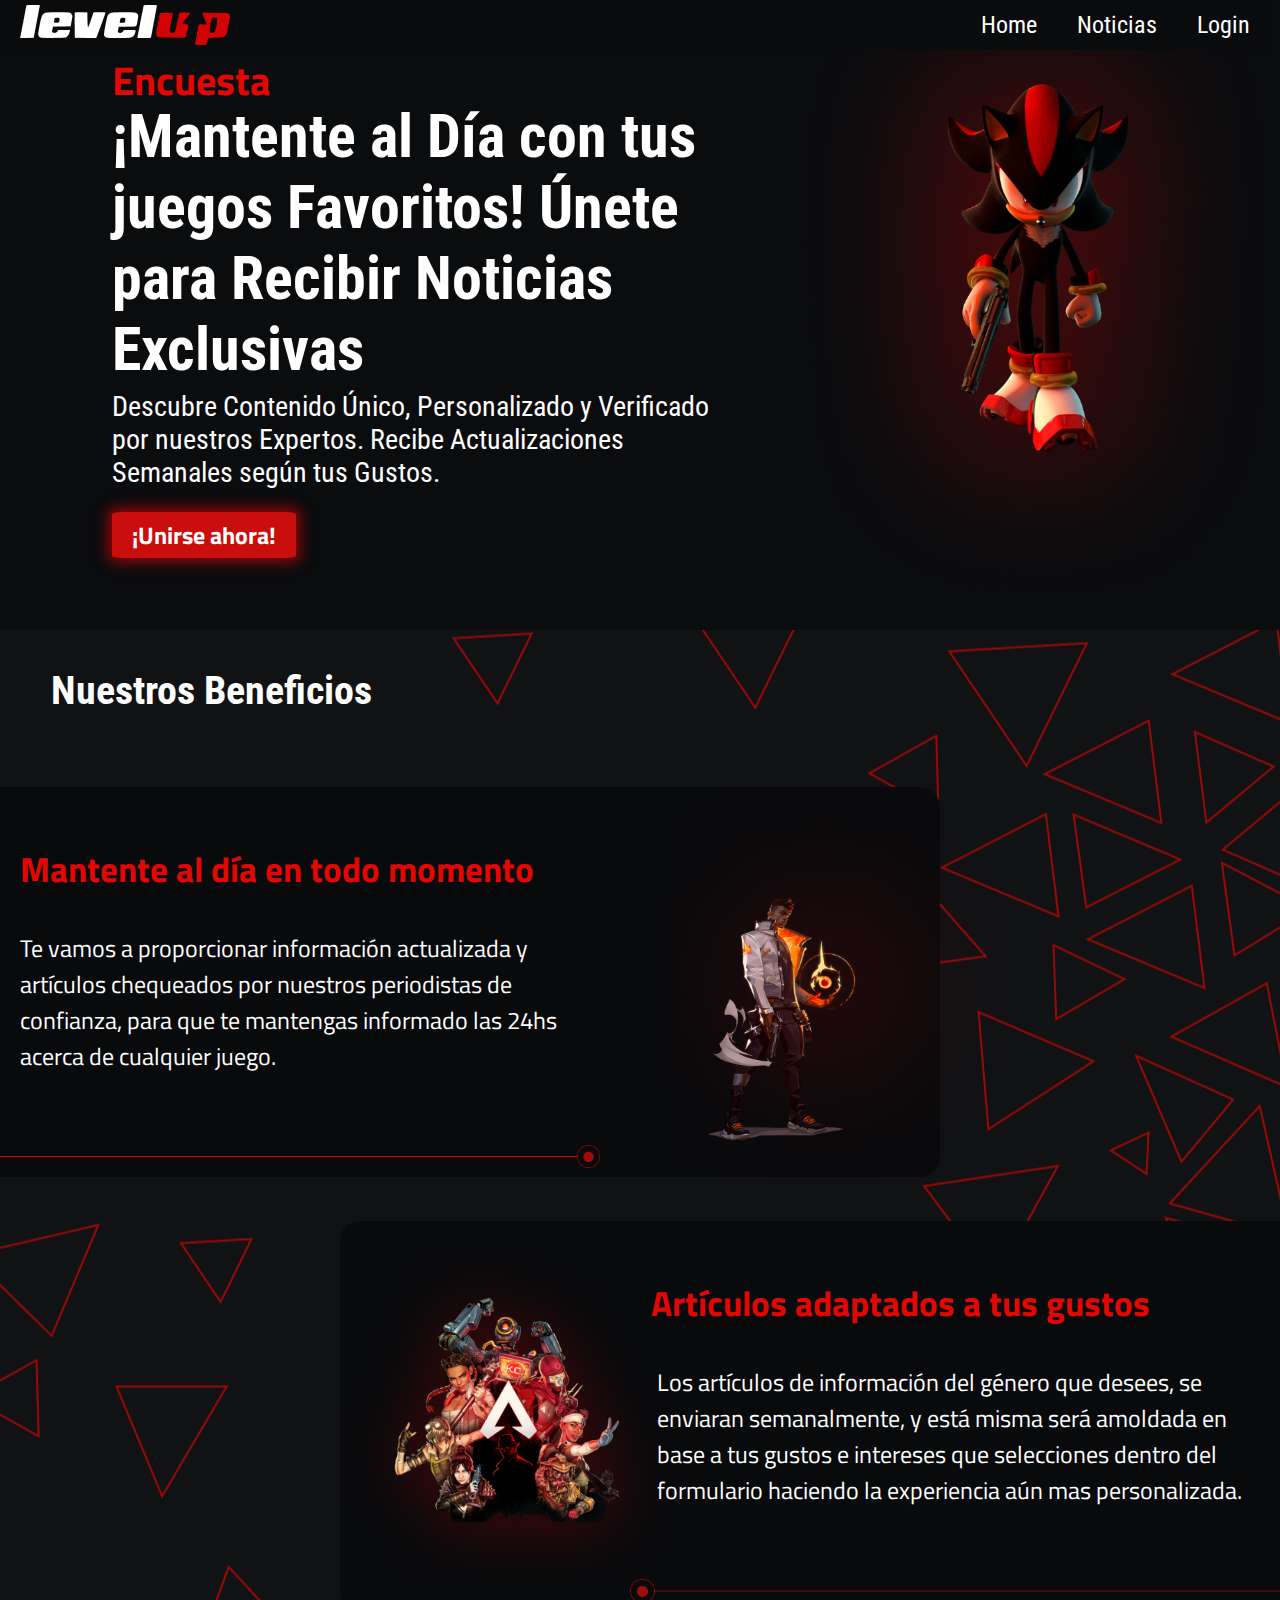
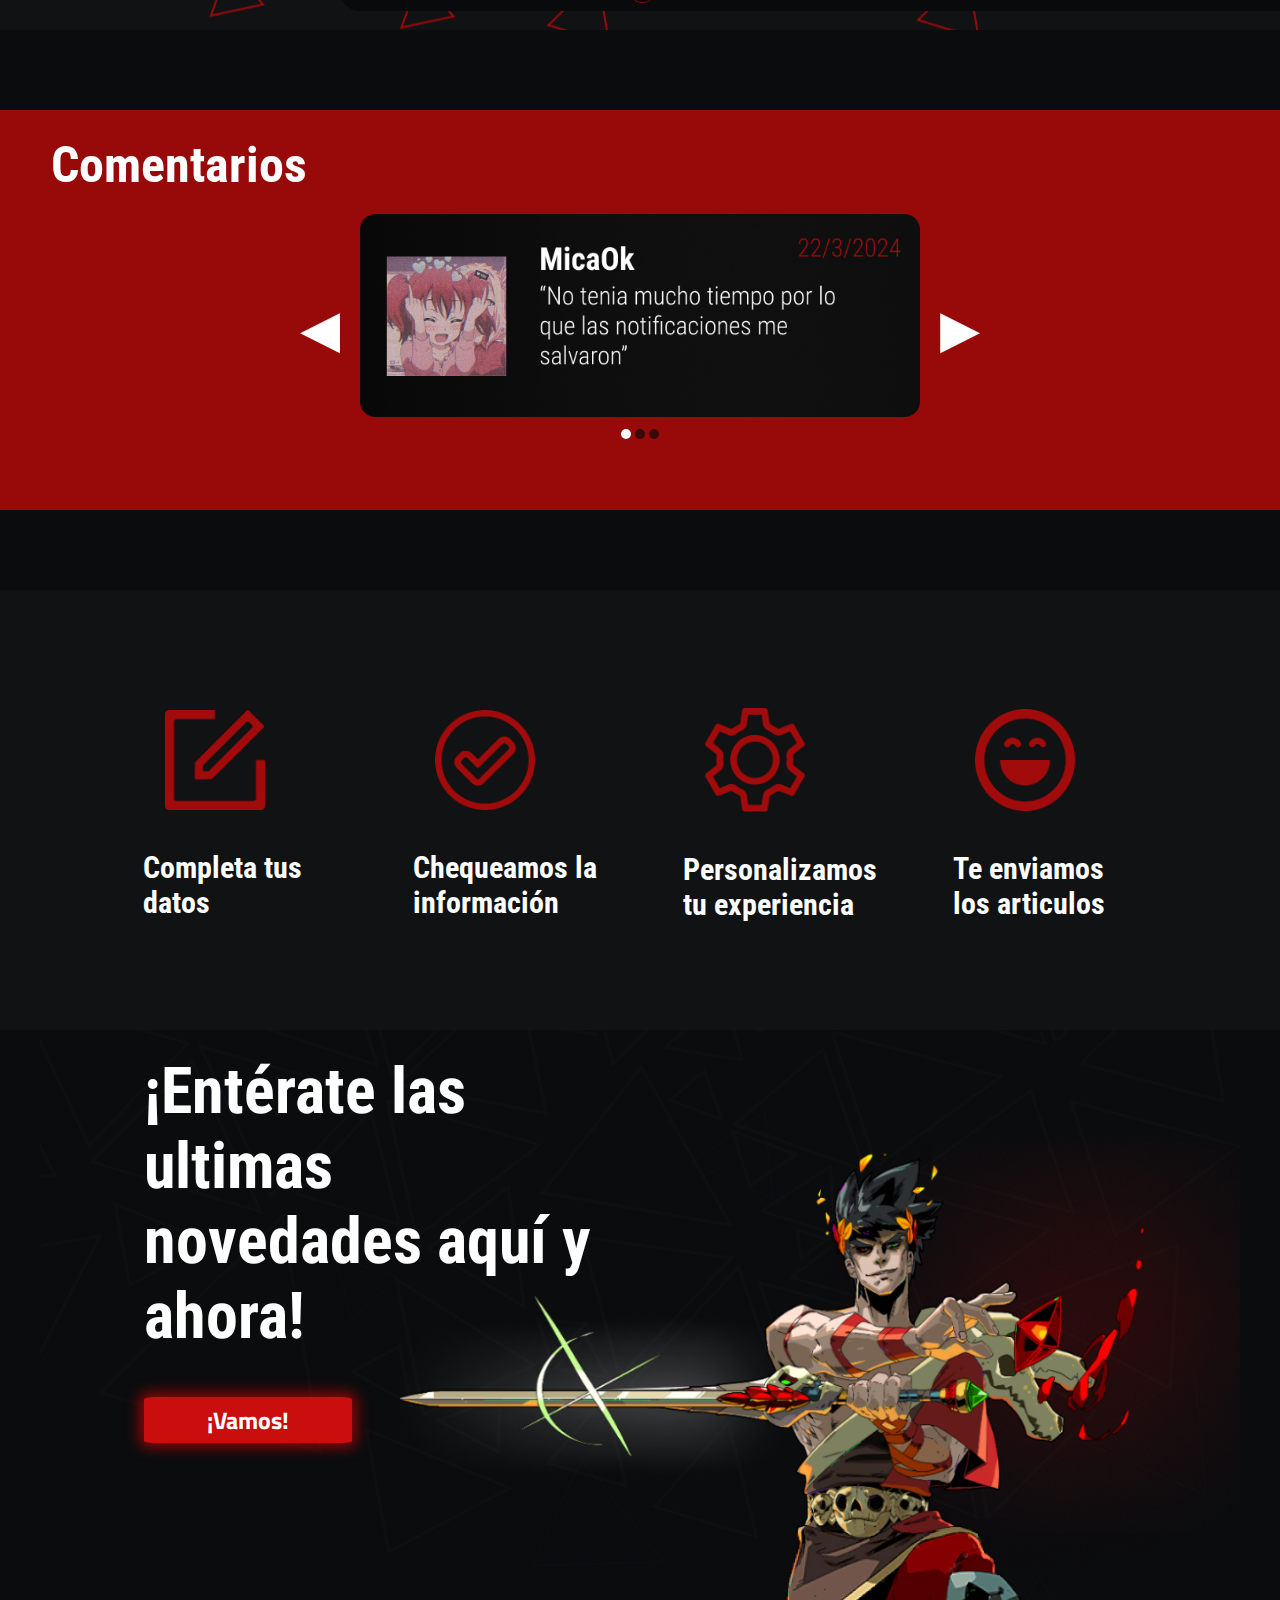
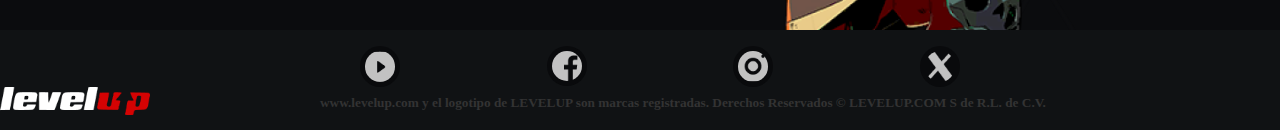
<file: index.html>
<html>
 <head>
    <title> Landing Page</title>
    <meta charset="utf-8">
    <meta name="description" content="trabajo">
    <link href="https://fonts.googleapis.com/css2?family=Roboto+Condensed:ital,wght@0,100..900;1,100..900&family=Titillium+Web:ital,wght@0,200;0,300;0,400;0,600;0,700;0,900;1,200;1,300;1,400;1,600;1,700&display=swap" rel="stylesheet">
    <link href="https://fonts.googleapis.com/css2?family=Roboto+Condensed:ital,wght@0,100..900;1,100..900&display=swap" rel="stylesheet">
    <meta name="languaje" content="es">
    <meta name="viewport" content="width=device-width,initial-scale1"/>
    <link rel="stylesheet" href="./estilos.css">
 </head>
<body> 
    <section class="grilla">
        <!-- HEADER (BARRA SUPERIOR)-->
    <header class="header">
        <img class="logo2" src="./Imagenes/lup.png" alt="LevelUp">
        <nav class="navbar">
            <a href="#"> Home </a>
            <a href="#"> Noticias </a>
            <a href="#"> Login </a>            
        </nav>       
        <div class="menu-toggle" id="mobile-menu">
            <span class="bar"></span>
            <span class="bar"></span>
            <span class="bar"></span>
        </div>
    </header>
    <script src="./javascript/menu.js"></script>
     <!-- Portada -->
    <div class="main">
        <div class="portada-izquierda">
        <h3 class="subtitulo3">Encuesta</h3>
        <h1 class="titulo1">¡Mantente al Día con tus juegos Favoritos! Únete para Recibir Noticias Exclusivas </h1>
        <p class="subtitulo1">Descubre Contenido Único, Personalizado y Verificado por nuestros Expertos. Recibe Actualizaciones Semanales según tus Gustos.</p>
        <a class="boton" href="./formulario.html">¡Unirse ahora!</a>
        </div>
        <div class="portada-derecha">
        <img class="imagen1" src="./Imagenes/shad.png" alt="shadow">
        </div>
    </div>

    <!-- Beneficios -->
    <div class="Beneficios">
        <h2>Nuestros Beneficios</h2>
        <div class="tarj1">
        <h3>Mantente al día en todo momento</h3>
        <p> Te vamos a proporcionar información actualizada y artículos chequeados por nuestros periodistas de confianza, para que te mantengas informado las 24hs acerca de cualquier juego.</p>
        <img class="val" src="./Imagenes/val.png" alt="valorant">
        </div>
        <img class="line" src="./Imagenes/line.png" alt="line">
        <div class="tarj2">
        <h3 class="subtitulo4" >Artículos adaptados a tus gustos</h3>
        <p class="et2"> Los artículos de información del género que desees, se enviaran semanalmente, y está misma será amoldada en base a tus gustos e intereses que selecciones dentro del formulario haciendo la experiencia aún mas personalizada.
        </p>
        <img class="apex" src="./Imagenes/apex.png" alt="apex">
        </div>
        <img class="line2" src="./Imagenes/line.png" alt="line">
    </div>
    

    <!-- Comentarios -->
    <section class="com">
            <h2>Comentarios</h2>
            <div class="carousel">
                <div class="carousel-inner">
                    <div class="carousel-item">
                        <img src="Imagenes/carru2.png" alt="Ilustracion">
                    </div>
                    <div class="carousel-item">
                        <img src="Imagenes/carru1.png" alt="fotografia">
                        <div class="carousel-caption">
                        </div>
                    </div>
                    <div class="carousel-item">
                        <img src="Imagenes/carru3.png" alt="pintura">
                        <div class="carousel-caption">
                            
                            <p>Curso</p>
                        </div>
                    </div>
                </div>
                <div class="carousel-buttons">
                    <button id="prevBtn">◂</button>
                    <button id="nextBtn">▸</button>
                </div>
                <div class="carousel-indicators">
                    <button data-slide="0" class="active"></button>
                    <button data-slide="1"></button>
                    <button data-slide="2"></button>
                </div>
            </div>
        </section>
         <script src="./javascript/script.js"></script>
    <!-- Bullets -->
    <div class="icon">
        <div class="minitarjeta">
        <img src="./Imagenes/icon1.png" alt="icono1">
        <h2>Completa tus datos</h2>
        </div>
        <div class="minitarjeta">
        <img src="./Imagenes/icon2.png" alt="icono2">
        <h2>Chequeamos la información</h2>
        </div>
        <div class="minitarjeta">
        <img src="./Imagenes/icon3.png" alt="icono3">
        <h2>Personalizamos tu experiencia</h2>
        </div>
        <div class="minitarjeta">
        <img src="./Imagenes/icon4.png" alt="icono4">
        <h2>Te enviamos los articulos</h2>
        </div>
    </div>

    <!-- Boton final -->
    <div class="lv">
        <div class= "titulofinal">
        <h1 class="titulo2"> ¡Entérate las ultimas novedades aquí y ahora!</h1>
        <a  href="./formulario.html">¡Vamos!</a>
        </div>
        <img class="imagenfinal" src="./Imagenes/had.png" alt="Hades">
    </div>


    <!-- Footer -->
    <footer>
    <h3> Level up</h3>
    <ul class="redes">
    <li><img class="redicon" src="./Imagenes/yt.png" alt="line"></li>
    <li><img class="redicon" src="./Imagenes/fk.png" alt="line"></li>
    <li><img class="redicon" src="./Imagenes/ig.png" alt="line"></li>
    <li><img class="redicon" src="./Imagenes/x.png" alt="line"></li>
    </ul>
    <img class="lf"src="./Imagenes/lup.png" alt="LevelUp">
    <h5> www.levelup.com y el logotipo de LEVELUP son marcas registradas. Derechos Reservados © LEVELUP.COM S de R.L. de C.V.</h5>
    </footer>

    </section>
</body>
</html>
</file>
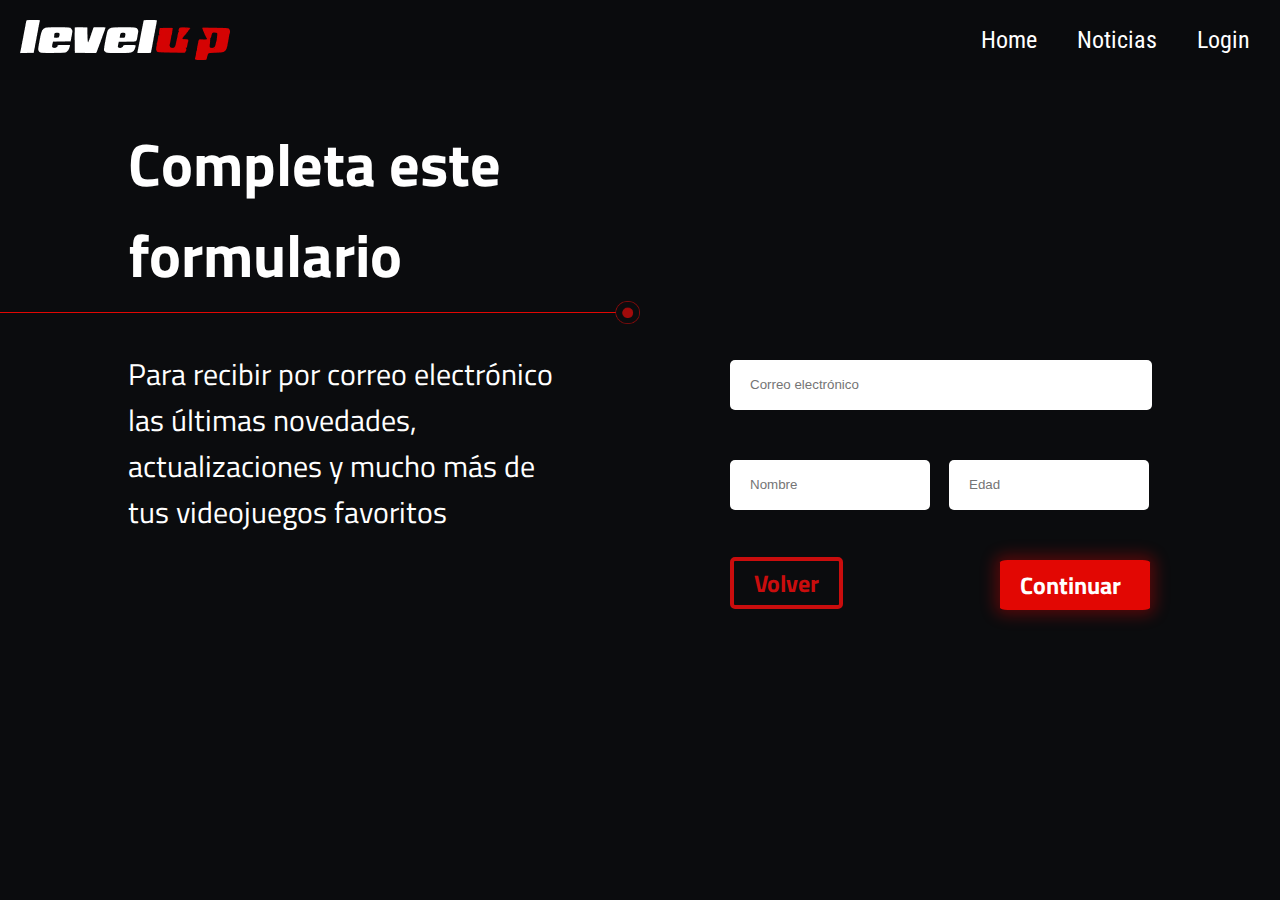
<file: formulario.html>
<html>
 <head>
    <title> Level Up </title>
    <meta charset="utf-8">
    <meta name="description" content="LevelUp">
    <link href="https://fonts.googleapis.com/css2?family=Roboto+Condensed:ital,wght@0,100..900;1,100..900&family=Titillium+Web:ital,wght@0,200;0,300;0,400;0,600;0,700;0,900;1,200;1,300;1,400;1,600;1,700&display=swap" rel="stylesheet">
    <link href="https://fonts.googleapis.com/css2?family=Roboto+Condensed:ital,wght@0,100..900;1,100..900&display=swap" rel="stylesheet">
    <meta name="languaje" content="es">
    <meta name="viewport" content="width=device-width, initial-scale=1.0">
    <link rel="stylesheet" href="estilos.css">
 </head>
  <header class="header">
   <img class="logo" src="./Imagenes/lup.png" alt="LevelUp">
   <nav class="navbar">
       <a href="#"> Home </a>
       <a href="#"> Noticias </a>
       <a href="#"> Login </a>            
   </nav>       
   <div class="menu-toggle" id="mobile-menu">
       <span class="bar"></span>
       <span class="bar"></span>
       <span class="bar"></span>
   </div>
</header> 
<script src="./javascript/menu.js"></script>  
 <section id="formulario">

 <head>
 <body>
    <h1 class="formtit">Completa este formulario</h1>
    <img class="lineform" src="./Imagenes/line.png" alt="line">
    <p class="textform">Para recibir por correo electrónico las últimas novedades, actualizaciones y mucho más de tus videojuegos favoritos</p>
   
   </body>
   
 </head>


 <body>
   <div class="posform">
   <form id="formulario">
   <input type="email" name="email" id="email" placeholder="Correo electrónico" ><br>
   <input type="text" name="nombre" id="nombre" placeholder="Nombre" >
   <input type="namber" name="edad" id="edad" placeholder="Edad" ><br>
   <input type="submit" id="submit" value="Continuar" required="True" >
   <!--poner  required="True" en cada uno -->
   <div class="botones">
      <a class="botonV1" href="./index.html">Volver</a>
   </div>
</div>
</form>
</section>

<section class="feedback oculto" id="feedback">

<!--comienzo de prueba -->

<div class="container" id="informacion">
  
      <h1 class="formtit2"> ¿Que genero de juegos te gustan?</h1>
      <img class="lineform" src="./Imagenes/line.png" alt="line">
      <p class="textform">Cuéntanos cuáles son tus géneros favoritos de videojuegos para poder darte información más personalizada</p>
  
      <div class="checkbox2">   
          <form>
         <input type="checkbox" name="Generos1" id="Generos1" required="True">
          <label for="Generos1">Moba (Multiplayer online battle arena)</label> <br>
         
         <input type="checkbox" name="Generos2" id="Generos2" required="True">
         <label for="Generos2">FPS (First person shooter)</label>  <br>
                   
         <input type="checkbox" name="Generos3" id="Generos3" required="True">
         <label for="Generos3">Indie</label> <br>
         
         <input type="checkbox" name="Generos4" id="Generos4"id="Generos4" required="True">
         <label for="Generos4">RPG (Role playing game)</label> <br>
      </form>
  
      </div>
  <br>
  <br>
  <br>

  <p class="textform1">¿Te gustaria recibir notificaciones de nuestras mejores y ultimas ofertas/descuentos? </p>

  <div class="radio">
         <input type="radio" name="Ofertas" id="Si" required="True">
         <label for="Si"> Si</label>
         <input type="radio" name="Ofertas" id="No" required="True">
         <label for="No">No</label>
      </div>
      <div class="botones2">
      <input type="submit1" id="submit1" value="Continuar" required="True" >
      <div class="botones">
         <a class="botonV1" href="./formulario.html">Volver</a>
      </div>
   </div>

   </div>
   </div>


  </form>
   </head>
   <br>

<!-- fin de prueba -->

</section> 

<section class="feedback1 oculto1" id="feedback1">

   <div class="imgform3">

     <img class="ok" src="./Imagenes/ok.png"  alt="ok">
</div>

<div class="finaltext">
   <h1>¡Gracias por unirte!</h1>
<p>¡<span id="nombre-placeholder">NOMBRE</span> estamos emocionados de compartir contigo las últimas novedades del mundo del gaming!</p>
<p>Ahora simplemente espera nuestras notificaciones a través de tu mail <span id="email-placeholder">EMAIL</span>  </p>
</div>

<div class="botonV3">   
   <a class="boton4" href="./index.html">Regresar</a>
</div>
</section>

<script src="./javascript/formulario.js"></script>
</body>



</html>
</file>
<file: estilos.css>
html{
    background-color: #0B0C0E;
    padding: 0px;
    overflow-x: hidden;
}
body{
    margin: 0px;
}
.grilla{
    width: 100%;
    height: 100vh;
    display: grid;
    grid-template-columns: 25% 25% 25% 25%;
    grid-template-rows: 50px 580px 1000px 80px 400px 80px 440px 600px 100px;
    grid-template-areas:
    "header-area header-area header-area header-area"
    "main-area main-area main-area main-area"
    "beneficio-area beneficio-area beneficio-area beneficio-area"
    ". . . ."
    "com-area com-area com-area com-area"
    ". . . ."
    "icon-area icon-area icon-area icon-area"
    "lv-area lv-area lv-area lv-area"
    "footer-area footer-area footer-area footer-area"
}

.Beneficios{
    background-color: #101214;
    width: 100%;
    background-image: url(./Imagenes/Vec.png);
    background-position: right;
    display: flex;
    flex-direction: column;
    justify-content: space-around;
    grid-area: beneficio-area;
}
.Beneficios h2{
    color: white;
    margin-left: 4%;
    text-align: left;
    font-family: Roboto Condensed, Bold;
    font-size: 40px;
}
.tarj1{
 width: 900px;
 height: 350px;
 display: flex;
 align-items: center;
 flex-direction: column;
 padding: 20px;
 border-radius: 20px 0px 0px 20px;
 background-color: #090A0C;
 transform: scaleX(-1);
}
.line{
    width: 600px;
    margin-top: -85px;
    margin-left: 0px;
    margin-right: auto;
    transform: scaleX(1);
}
.tarj1 img{
    width: 400px;
    margin-left: -150px;
    transform: scaleX(-1);
}
.tarj1 h3{
    color: #E20703;
    font-size: 35px;
    text-align: left;
    margin-bottom: 10px;
    margin-left: auto;
    margin-right: 0px;
    font-family: Titillium web, Bold;
    transform: scaleX(-1);
}
.tarj1 p{
    font-size: 24px;
    margin-left: 35%;
    margin-right: 0;
    transform: scaleX(-1);
}
.tarj2{
    width: 900px;
    height: 350px;
    display: flex;
    align-items: center;
    flex-direction: column;
    padding: 20px;
    background-color: #090A0C;
    border-radius: 20px 0px 0px 20px;
    margin-left: auto;
   }
   .line2{
    width: 650px;
    margin-top: -85px;
    margin-left: auto;
    margin-right: 0px;
    transform: scaleX(-1);
}
   .tarj2 h3{
       color: #E20703;
       font-size: 35px;
       text-align: left;
       margin-bottom: 10px;
       margin-left: 25%;
       font-family: Titillium web, Bold;
   }
   .tarj2 p{
       font-size: 24px;
       margin-left: 33%;
       margin-right: auto;
   }
   .tarj2 img{
    width: 400px;
}
.main{
    display: flex;
    flex-direction: column;
    justify-content: center;
    align-items: center;
    padding: auto;
    box-sizing: border-box;
    background-color: #0B0C0E;
    justify-content: space-between;
    grid-area: main-area;
}
div.portada-izquierda {
    flex: 1;
    margin-right: 10rem;
    padding-top: 10px;
  }
div.portada-derecha{
    width: auto;
    justify-content: right;
    margin-left: 60%;
    margin-top: -550px;
    margin-right: auto;
}
.imagen1{
    width: 100%; /* Hacer que la imagen ocupe el 100% del ancho del contenedor */
    height: auto; /* Mantener la proporción de la imagen */
    max-width: 700px;
    max-height: 1421px; /* Tamaño máximo para la imagen */
}
.val{
    width: 398px;
    height: 581px;
    margin-top: -40%;
    margin-right: auto;
}
.apex{
    width: 500px;
    height: 500px;
    margin-top: -35%;
    margin-right:65%;
}

header{
    background-color: #0A0B0D;
    color: white;
    grid-area: header-area;
    display: flex;
    justify-content: space-between;
    align-items: center;
    z-index: 100;
    padding: 20px;
    margin-right: 10px;
}
.header2{
    padding: 5px;
    padding-inline: 20px;
}
.navbar{
    display: flex;
}
.navbar a{
    position: relative;
    color: white;
    font-family: Roboto Condensed, Bold;
    font-size: 24px;
    text-decoration: none;
    margin-left: 40px;
}
.navbar a:hover{
    color:#ca0d0d;
}
.menu-toggle {
    display: none;
    flex-direction: column;
    cursor: pointer;
}
.menu-toggle .bar {
    height: 3px;
    width: 25px;
    background-color: white;
    margin: 4px 0;
}
.com{
    background-color: #980A0A;
    grid-area: com-area;
}
.com h2{
    margin-top: 2%;
    font-size: 50px;
}
/* Carrusel comentarios*/


.carousel {
    position: relative;
    width: 100%;
    max-width: 700px;
    margin: 0 auto;
    overflow: hidden;
    border-radius: 10px;
    grid-area: com-area;
}
.carousel-inner {
    display: flex;
    transition: transform 0.5s ease;
}
.carousel-item {
    min-width: 100%;
    box-sizing: border-box;
}
.carousel-item img {
    width: 80%;
    vertical-align: top;
    margin-left: 70px;
    margin-right: auto;
    margin-bottom: 10px;
}
.carousel-buttons {
    position: absolute;
    top: 50%;
    width: 100%;
    display: flex;
    justify-content: space-between;
    transform: translateY(-50%);
}
.carousel-buttons button {
    background-color: rgba(0, 0, 0, 0);
    border: none;
    color: white;
    padding: 10px;
    cursor: pointer;
    font-size: 80px;
}
.carousel-indicators {
    display: flex;
    justify-content: center;
    margin-top: -110px;
}
.carousel-indicators button {
    background-color: #3A0808;
    border: none;
    padding: 5px;
    margin: 0 2px;
    cursor: pointer;
    border-radius: 50%;
}
.carousel-indicators button.active {
    background-color: white;
}


.icon{
    background-color: #101214;
    display: flex;
    flex-direction: row;
    justify-content: space-around;
    align-items: center;
    padding: 100px;
    grid-area: icon-area;
}
.minitarjeta{
    width: 200px;
}
.minitarjeta img{
    width: 50%;
    padding: 30px;
}
.icon h2{
    font-size: 30px;
    text-align: left;
}
.lv{
    background-image: url(./Imagenes/vec2.png);
    background-position: center;
    display: flex;
    flex-direction: column;
    justify-content: center;
    align-items: center;
    grid-area: lv-area;
    padding: auto; /* Espacio alrededor del contenido */
    box-sizing: border-box; /* Incluye padding en el tamaño del contenedor */
    width: 100%; /* Asegura que el contenedor ocupe todo el ancho disponible */
    max-width: 1200px; /* Máximo ancho del contenedor */
    margin: 0 auto; /* Centra el contenedor */
}
.lv img{
    width: 70%; 
    height: auto; 
    max-width: 948px; 
}
.titulofinal{
    display: flex;
    flex-direction: column;
    margin-right: 10rem;
    padding-top: 10px;
    align-items: left;
}
.titulofinal h1{
    color: white;
    display: flex;
    margin-left: 10%;
    margin-right: 45%;
    font-size: 64px;
    text-align: left;
    font-family: Roboto Condensed, Bold;
}
.lv a{
    text-decoration: none;
    background-color: #ca0d0d;
    padding: 5px 5px;
    margin-left:10%;
    margin-right: 70%;
    color: white;
    text-align: center;
    font-family: titillium web;
    font-size: 24px;
    border-radius: 5%;
    display: inline-block;
    font-weight: bold;
    -webkit-box-shadow: 0px 0px 13px 5px rgba(255,0,0,0.5);
    -moz-box-shadow: 0px 0px 13px 5px rgba(255,0,0,0.5);
    box-shadow: 0px 0px 13px 5px rgba(255,0,0,0.5);
}
.lv a:hover{
    -webkit-box-shadow: 0px 0px 15px 5px rgba(255,0,0,0.7);
    -moz-box-shadow: 0px 0px 15px 5px rgba(255,0,0,0.7);
    box-shadow: 0px 0px 15px 5px rgba(255,0,0,0.7);
}
.imagenfinal{
    width: 100%; /* Ocupar el 100% del ancho disponible */
    height: auto; /* Mantener la proporción de la imagen */
    max-width: 910px; /* Tamaño máximo para la imagen */
    margin-top: -25%;
    align-self: flex-end;
}
footer{
    /*text-align: left;*/
    background-color: #101214;
    color:  white;
    grid-area: footer-area;
}
footer h3{
    display: none;
}
.lf{
    width: 150px;
    margin-top: -20px;
}
footer ul{
    list-style-type: none;
    display: flex;
    justify-content: space-between;
    margin-right: 25%;
    margin-left: 25%;
}
.redicon{
    background-color: #090A0C;
    border-radius: 50%;
    width: 30px;
    padding: 5px 5px;
}
footer h5{
    color: #333333;
    margin-left: 25%;
    margin-right: auto;
    text-align: left;
    justify-content: center;
    margin-top: -20px;
}
 .titulo1{
    color: white;
    margin-left: 10%;
    margin-right: 35%;
    font-size: 60px;
    text-align: left;
    font-family: Roboto Condensed, Bold;

}

.titulo2{
    color: white;
    display: flex;
    margin-left: 10%;
    margin-right: 45%;
    font-size: 64px;
    text-align: left;
    font-family: Roboto Condensed, Bold;

}
.subtitulo1{
    margin-left: 10%;
    margin-right: 35%;
    font-size: 28px;
    text-align: left;
    font-family: Roboto Condensed, Regular;
    margin-top: -35px;
}
.subtitulo3{
    color: #E20703;
    margin-left: 10%;
    margin-right: 35%;
    font-size: 40px;
    text-align: left;
    font-family: Titillium web, Bold;
    margin-bottom: -50px;
    margin-top: -10px;
}
.subtitulo4{
    color: #E20703;
    margin-left: 55%;
    margin-right: 5%;
    font-size: 40px;
    text-align: left;
    font-family: Titillium web, Bold;

}
 p{
    color: white;
    font-size: 32px;
    font-family: Titillium web, Bold;
 }
  h2{
    color: white;
    margin-left: 4%;
    text-align: left;
    font-family: Roboto Condensed, Bold;
    font-size: 40px;
    margin-top: 10px;
    margin-bottom: 20px;
}
.boton{
    text-decoration: none;
    background-color:  #ca0d0d;
    padding: 5px 20px;
    color: white;
    margin-left: 10%;
    text-align: left;
    font-family: titillium web;
    font-weight: bold;
    font-size: 24px;
    border-radius: 5%;
    -webkit-box-shadow: 0px 0px 13px 5px rgba(255,0,0,0.5);
    -moz-box-shadow: 0px 0px 13px 5px rgba(255,0,0,0.5);
    box-shadow: 0px 0px 13px 5px rgba(255,0,0,0.5);
}
.boton:hover{
    -webkit-box-shadow: 0px 0px 15px 5px rgba(255,0,0,0.7);
    -moz-box-shadow: 0px 0px 15px 5px rgba(255,0,0,0.7);
    box-shadow: 0px 0px 15px 5px rgba(255,0,0,0.7);
}
h3{
    color: white;
    margin-left: 10%;
    text-align: left;
    font-family: titillium web;
    font-style: bold;
    font-size: 24px;
}
.et2{
    margin-left: 55%;
    margin-right: 5%;
}



.formtit2{
    color: #ffffff;
    margin-top: 3%;
    margin-left: 10%;
    margin-right: 50%;
    font-size: 60px;
    text-align: left;
    font-family: Titillium web, Bold;
}


.formtit{
    color: #ffffff;
    margin-top: 3%;
    margin-left: 10%;
    margin-right: 60%;
    font-size: 60px;
    text-align: left;
    font-family: Titillium web, Bold;
}
.textform{
    color: #ffffff;
    margin-top: 10px;
    margin-left: 10%;
    margin-right: 55%;
    font-size: 30px;
    text-align: left;
    font-family: Titillium web, Bold;
}
.botones{
    margin-top: -45px;
}
.botones2{
    margin-left: 60% ;   
}
.botonV1{
        text-decoration: none;
        background-color:  #ca0d0d00;
        border: 4px solid #ca0d0d;
        padding: 4px 20px;
        color: #ca0d0d;
        margin-right: auto;
        text-align: left;
        font-family: titillium web, Bold;
        font-weight: bold;
        font-size: 24px;
        border-radius: 5px;
        width:150px ;
        height:50px;
    }

.botonV2{
    margin-top: 10px;
margin-left: 1050px;
    }
.boton4{
    margin-left: 1600px;
    -webkit-box-shadow: 0px 0px 15px 5px rgba(255,0,0,0.3);
    -moz-box-shadow: 0px 0px 15px 5px rgba(255,0,0,0.3);
    box-shadow: 0px 0px 15px 5px rgba(255,0,0,0.3);
}
.boton4:hover{
    -webkit-box-shadow: 0px 0px 13px 5px rgba(255,0,0,0.5);
    -moz-box-shadow: 0px 0px 13px 5px rgba(255,0,0,0.5);
    box-shadow: 0px 0px 13px 5px rgba(255,0,0,0.5);
}
input[type="submit"i]{
    background-color: #E20703;
    width:150px ;
    font-size: 24px;
    height:50px;
    color: #ffffff;
    margin-left: 270px;
    padding: 5px 20px;
    text-align: left;
    font-family: titillium web;
    font-weight: bold;
    font-size: 24px;
    border-radius: 5%;
    -webkit-box-shadow: 0px 0px 15px 5px rgba(255,0,0,0.3);
    -moz-box-shadow: 0px 0px 15px 5px rgba(255,0,0,0.3);
    box-shadow: 0px 0px 15px 5px rgba(255,0,0,0.3);
}
input[type="submit"i]:hover{
    -webkit-box-shadow: 0px 0px 13px 5px rgba(255,0,0,0.5);
    -moz-box-shadow: 0px 0px 13px 5px rgba(255,0,0,0.5);
    box-shadow: 0px 0px 13px 5px rgba(255,0,0,0.5);
}

input[type="submit1"i]{
    background-color: #E20703;
    margin-top: 50px;
    margin-left: 270px;
    width:150px ;
    height:50px;
    color: #ffffff;
    padding: 5px 20px;
    text-align: left;
    font-family: titillium web;
    font-weight: bold;
    font-size: 24px;
    border-radius: 5%;
    -webkit-box-shadow: 0px 0px 15px 5px rgba(255,0,0,0.3);
    -moz-box-shadow: 0px 0px 15px 5px rgba(255,0,0,0.3);
    box-shadow: 0px 0px 15px 5px rgba(255,0,0,0.3);
}
input[type="submit1"i]:hover{
    -webkit-box-shadow: 0px 0px 13px 5px rgba(255,0,0,0.5);
    -moz-box-shadow: 0px 0px 13px 5px rgba(255,0,0,0.5);
    box-shadow: 0px 0px 13px 5px rgba(255,0,0,0.5);
}


input[type="submit2"i]{
    background-color: #E20703;
    margin-top:  10px;
    width:150px ;
    height:50px;
    color: #ffffff;
}

input[type="email"i]{
    background-color: #ffffff;
    width: 422px ;
    height:50px;
    color: #6d6363;
    margin-bottom: 50px;
    border-radius: 5;
    cursor: text;
}
input[type="text"i]{
    background-color: #ffffff;
    width: 200px ;
    height:50px;
    color: #6d6363;
    margin-bottom: 50px;
    cursor: text;
}
input[type="namber"i]{
    background-color: #ffffff;
    width: 200px ;
    height:50px;
    color: #6d6363;
    margin-bottom: 50px;
    margin-left: 15px;
    cursor: text;
}

input{
    background-color: #ffffff;
    border:none;
    padding: 20px;
    color: #6d6363;
    cursor: pointer; 
    border-radius: 5px;
}

.feedback{
    color: #ffffff;
}

.oculto{
    display: none !important;
}
 
.feedback1{
    color: #ffffff;
    padding: 20px;
    margin-top: 100px;
}

.oculto1{
    display: none !important;
}
.posform{
    display: flex;
    justify-content: flex-end;
    margin-right: 10%;
    margin-left: 60% ;   
    margin-top: -205px;
}
.lineform{
    margin-top: -40px;
    width: 50%;
}
/*CHECKBOX Y RADIOBUTTONS*/
input[type="checkbox"]{
    display:none;
}
input[type="checkbox"] + label:before{
    content: "\2713";
    color: transparent;
    font-size: 25px;
    font-style: bold;
    height: 26px;
    width: 26px;
    border: 2px solid #C2C2C2;
    border-radius: 5px;
    display: inline-block;
    line-height: 26px;
    text-align: center;
    margin: 10px;
}
input[type="checkbox"]:checked + label::before{
    background-color: #ca0d0d;
    border-color: #ca0d0d;
    -webkit-box-shadow: 0px 0px 13px 2px rgba(255,0,0,0.3);
    -moz-box-shadow: 0px 0px 13px 2px rgba(255,0,0,0.3);
    box-shadow: 0px 0px 13px 2px rgba(255,0,0,0.3);
    color: #0B0C0E;
}
/*Radio*/
input[type="radio"]{
    display:none;
}
input[type="radio"] + label:before{
    content: "\25CF";
    color: transparent;
    font-size: 40px;
    font-style: bold;
    height: 30px;
    width: 29px;
    border: 2px solid #C2C2C2;
    border-radius: 50%;
    display: inline-block;
    line-height: 28px;
    text-align: center;
    margin: 10px;
}
input[type="radio"]:checked + label::before{
    background-color: #0B0C0E;
    border-color: #ca0d0d;
    color: #ca0d0d;
}
.checkbox2{
    color: #ffffff;
    margin-left: 59.5%;   
    margin-top: -385px;
    margin-bottom: -100px;
}

.radio{
    color: #ffffff;
    margin-left: 59.5%;   
    margin-top: 10px;
}
.textform1{
    color: #ffffff;
    margin-top: 5%;
    margin-left: 60%;
    margin-right: 7%;
    font-size: 20px;
    text-align: left;
    font-family: Titillium web, Bold;
}
.finaltext{
    display: flex;
    flex-direction: column;
    margin-left: 60%;
    margin-right: 30px;
    margin-top: -400px;
}
.finaltext h1{
    color: #ffffff;
    margin-top: 2%;
    margin-bottom: 10px;
    margin-right: auto;
    font-size: 55px;
    text-align: left;
    font-family: Titillium web, Bold;
}
.finaltext p{
    font-size: 24px;
    margin-top: 5px;
    margin-right: 20%;
}
.boton4{
    text-decoration: none;
    background-color:  #ca0d0d;
    padding: 5px 20px;
    color: white;
    margin-left: 10%;
    text-align: left;
    font-family: titillium web;
    font-weight: bold;
    font-size: 24px;
    border-radius: 5%;
}
.botonV3{
    margin-top: 1px;
    margin-left: 55.5%;
     }
     .imgform3{
        margin-right: 50%;   
        margin-left: 100px;
        margin-top: -50px;
         }
#nombre-placeholder, #email-placeholder{
    color: #ca0d0d;
    font-weight: Bold;
}
.ocultarmj{
    display: none;
}

 
@media screen and (max-width: 600px) {
    html, body{
        background-color: #0B0C0E;
        margin: 0px;
    }
    .grilla{
        width: 100%;
        height: auto;
        display: grid;
        grid-template-columns: 50px 50px;
        grid-template-rows:50px 1300px 1900px 100px 550px 100px 400px 600px 100px;
    }
    div.main{
        flex-direction: column;
        width: 100%;
        justify-content: center;
        align-items: center;
        padding: auto;
        box-sizing: border-box;
        justify-content: space-between;

      }
    .titulo1{
        text-align: left;
        width: 100%;
        font-size: 64px;
    }
    .subtitulo1{
        text-align: left;
        width: 100%;
        /*margin-top: 50px;
        margin-bottom: 50px;*/
    }
    .subtitulo3{
        margin-bottom: 700px;
    }
      div.portada-izquierda {
        display: block;
        flex-direction: column;
        align-items: left;
        justify-content: space-between;
      }
    
      div.portada-derecha {
        display: flex;
        height: auto;
        width: 100%;
        align-items: center;
        margin-left: 0;
        margin-top: 3rem;
        justify-content: center;
      }
      .imagen1{
        width: 100%; 
        height: auto; 
        max-width: auto;
        max-height: 1000px;
        margin-top: -1700;
    }
    .boton{
        text-decoration: none;
        background-color:  #ca0d0d;
        padding: 10px 75px;
        color: white;
        margin-left: 10%;
        text-align: left;
        font-family: titillium web;
        font-style: bold;
        font-size: 40px;
        border-radius: 5%;
    }
    .Beneficios{
        display: flex;
        width: 100%;
        flex-direction: column;
        justify-content: space-around;
        align-items: center;
    }
    .Beneficios h2{
        margin-bottom: 2px;
        margin-right: auto;
        margin-left: 80px;
    }
    .val{
        width: 100%; 
        height: auto; 
        max-width: auto;
        margin-right: 0;
    }
    .apex{
        width: 100%; 
        height: auto; 
        margin-right: 0;
    }
    .tarj1, .tarj2{
        display: flex;
        height: 800px;
        width: auto;
        align-items: center;
        flex-direction: column;
        justify-content: flex-start;
    }
    .tarj1 img{
        width: 700px;
        height: auto;
        margin-top: -1350px;
        margin-right: -10px ;
    }
    .tarj2 img{
        width: 700px;
        margin-top: -1300px;
        margin-right: auto;
        margin-left: auto;
    }
    .tarj1 h3{
        font-size: 40px;
        text-align: left;
        margin-bottom: 10px;
        margin-top: 500px;
        width: 90%;
        margin-left: 0;
    }
    .line2{
        margin-bottom: 50px;
        width: 800px;
        margin-left: 0px;
        margin-right: auto;
        transform: scaleX(1);
    }
    .line{
        margin-bottom: 100px;
        width: 800px;
        margin-left: 0px;
        margin-right: auto;
    }
    .subtitulo4{
        font-size: 35px;
        text-align: left;
        margin-bottom: 10px;
        margin-top: 500px;
        width: 90%;
        margin-left: 0;
    }
    .tarj2 h3{
        font-size: 40px;
        margin-left: auto;
    }
    .tarj1 p, .tarj2 p{
        font-size: 30px;
        margin: 50px;
        margin-top: 5px;
        margin-bottom: 400px;
    }
    .com{
        display: flex;
        width: auto;
        flex-direction: column;
        justify-content: space-around;
        align-items: center;
    }
    .com h2{
        margin-left: 80px;
        margin-right: auto;
    }
    .carousel {
        max-width: 850px;
        margin-bottom: 50px;
    }
    .carousel-inner {
        overflow-x: auto;
        scroll-snap-type: x mandatory;
    }
    .carousel-item img {
        width: 100%;
        margin-left: 0px;
        margin-right: auto;
    }
    .carousel-item {
        scroll-snap-align: start;
        flex: 0 0 auto; /* Permitir que los elementos se alineen horizontalmente */
        width: 100%; /* Asegurar que cada elemento ocupe el 100% del ancho de la pantalla */
    }
    .carousel-indicators {
        display: flex;
        justify-content: center;
        margin-top: -100px;
    }
    .carousel-indicators button {
        padding: 15px;
    }
    .carousel-buttons{
        display: none;
    }
    .icon{
        display: flex;
        width: auto;
        flex-direction: row;
        justify-content: space-around;
        align-items: center;
        grid-area: icon-area;
    }
    


    .navbar {
        display: none;
        flex-direction: column;
        text-align: center;
        height: 150px;
        width: 200px;
        background-color: #090A0C;
        position: absolute;
        top: 100%;
        left: 800px;
    }
    
    .navbar a {
        margin: 10px 0;
    }
    header img{
        margin-right: 100px;
        transform: scaleX(-1);
    }
    .menu-toggle {
        display: flex;
        justify-content: flex-start;
        margin-right: 10;
        
    }

    .navbar.active {
        display: flex !important;
        transform: scaleX(-1);
    }
 header{
    transform: scaleX(-1);
 }
/*     Formulario    */
 #formulario{
    display: flex;
    flex-direction: column;
    justify-content: space-between;
    align-items: center;
}
.header2{
    background-color: #0A0B0D;
    color: white;
    display: flex;
    justify-content: space-between;
    align-items: center;
    z-index: 100;
    padding: 20px;
    margin-right: 10px;
}
.logo{
    width: 150px;
    margin-left: 100px;
}
.logo2{
    margin-left: 350px;
}
/*Pantalla1*/
.lineform{
    width:90% ;
    margin-top: 0px;
    margin-left: -50px;
}
.formtit{
    font-size: 30px;
    margin-left: 35px;
    margin-right: auto;

}
.textform{
    font-size: 20px;
    margin-left: 20px;
    margin-right: auto;
    padding-inline: 15px;
}
.posform{
    display: flex;
    margin-top: 10px;
    flex-direction: column;
    justify-content: space-between;
    margin:10px;
}
input[type="email"i]{
    width: 350px ;
    height:50px;
    margin-bottom: 20px;
}
input[type="text"i]{
    background-color: #ffffff;
    width: 350px ;
    height:50px;
    color: #6d6363;
    margin-bottom: 30px;
    cursor: text;
}
input[type="namber"i]{
    background-color: #ffffff;
    width: 350px ;
    height:50px;
    color: #6d6363;
    margin-bottom: 50px;
    margin-left: 0px;
    cursor: text;
}
input[type="submit"i]{
    width:250px ;
    font-size: 24px;
    height:50px;
    text-align: center;
    padding: 5px 20px;
    font-size: 24px;
    margin-left: 0px;
}
.botones{
    margin-top: 20px;
}
.botonV1{
    width: 250px;
    text-align: center;
    text-decoration: none;
    padding: 4px 90px;
    margin-right: auto;
    border-radius: 5px;
}
/*Pantalla2*/
.container{
    margin: 10px;
}
.formtit2{
    font-size: 30px;
    margin-left: 30px;
    margin-right: 10px;
}
.checkbox2{
    display: flex;
    flex-direction: column;
    justify-content: space-between;
    margin:10px;
    margin-left: 20px;
    margin-bottom: -50px;
}
.textform1{
    font-size: 20px;
    margin-left: 15px;
    margin-right: auto;
    padding-inline: 15px;
}
.radio{
    margin-left: auto;
    margin-right: auto;
    padding-inline: 15px;
}
input[type="submit1"i]{
    width:250px ;
    font-size: 24px;
    height:50px;
    text-align: center;
    padding: 5px 20px;
    font-size: 24px;
    margin-left: 0px;
}
.botones2{
    display: flex;
    flex-direction: column;
    margin-left: 0px;
    align-items: center;
}
/*Pantalla3*/
.feedback1{
    margin-top: 50px;
}
.finaltext{
    display: flex;
    flex-direction: column;
    margin-left: 0;
    margin-right: 0px;
    margin-top: 0;
}
.finaltext h1{
    font-size: 40px;
    margin-top: 50px;
    margin-left: auto;
    margin-right: auto;
}
.finaltext p{
    font-size: 20px;
    margin-left: 10px;
    margin-right: auto;
    padding-inline: 15px;
    margin-top: 25px;
}
.boton4{
    display: flex;
    width: 250px;
    text-align: center;
    text-decoration: none;
    padding: 5px 20px;
    margin-right: auto;
    border-radius: 5px;
    justify-content: center;
    margin-top: 30px;
}
.imgform3{
    width: 200px;
    height: 200px;
    margin-right: auto;   
    margin-left: auto;
    margin-top: -50px;
    }
.ok{
    width: 100%;
    margin-top: 20px;
    margin-left: 10px;
}
.botonV3{
    margin-left: 0px;
}
}
</file>
